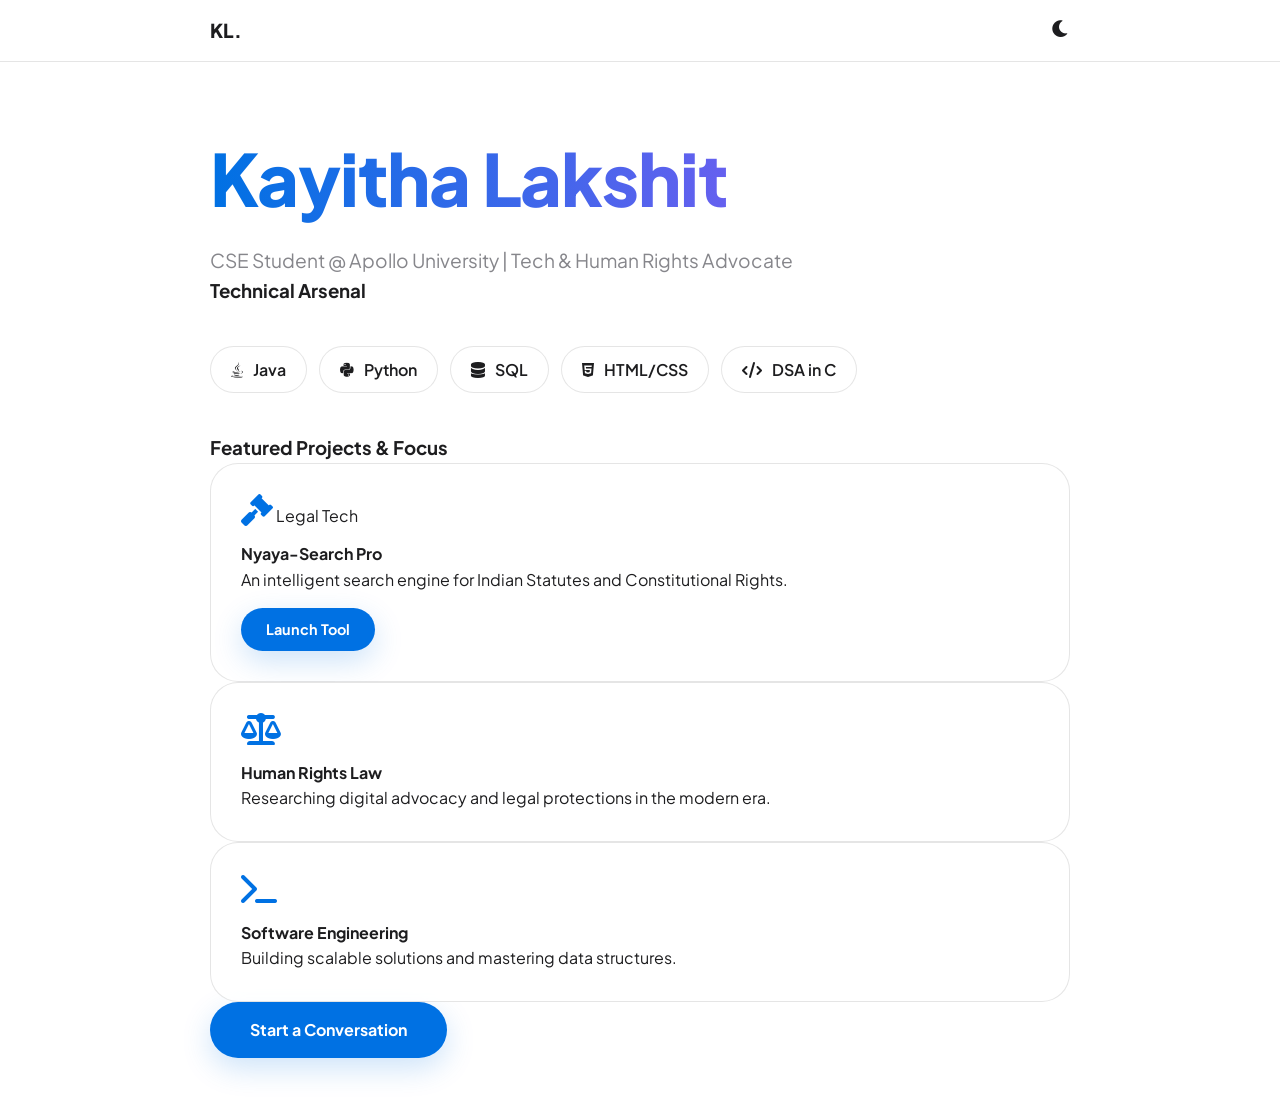
<file: index.html>
<!DOCTYPE html>
<html lang="en">
<head>
    <meta charset="UTF-8">
    <meta name="viewport" content="width=device-width, initial-scale=1.0">
    <title>Lakshit | Portfolio</title>
    <link href="https://fonts.googleapis.com/css2?family=Plus+Jakarta+Sans:wght@300;400;700&display=swap" rel="stylesheet">
    <link rel="stylesheet" href="https://cdnjs.cloudflare.com/ajax/libs/font-awesome/6.0.0/css/all.min.css">
    <link rel="stylesheet" href="style.css">
</head>
<body>

    <nav>
        <div class="nav-content">
            <span class="logo">KL.</span>
            <button id="theme-toggle"><i class="fas fa-moon"></i></button>
        </div>
    </nav>

    <main class="container">
        <section id="hero">
            <h1 class="gradient-text">Kayitha Lakshit</h1>
            <p class="subtitle">CSE Student @ Apollo University | Tech & Human Rights Advocate</p>
        </section>

        <section id="skills">
            <h3>Technical Arsenal</h3>
            <div class="skills-grid">
                <div class="skill-pill"><i class="fab fa-java"></i> Java</div>
                <div class="skill-pill"><i class="fab fa-python"></i> Python</div>
                <div class="skill-pill"><i class="fas fa-database"></i> SQL</div>
                <div class="skill-pill"><i class="fab fa-html5"></i> HTML/CSS</div>
                <div class="skill-pill"><i class="fas fa-code"></i> DSA in C</div>
            </div>
        </section>

        <section id="featured">
    <h3>Featured Projects & Focus</h3>
    
        <div class="glass-card">
    <i class="fas fa-gavel icon"></i>
    <span class="category-tag">Legal Tech</span>
    <h4>Nyaya-Search Pro</h4>
    <p>An intelligent search engine for Indian Statutes and Constitutional Rights.</p>
    <a href="legal.html" class="main-btn" style="padding: 10px 25px; margin-top: 15px; font-size: 0.9rem;">Launch Tool</a>
</div>
        <div class="glass-card">
            <i class="fas fa-scale-balanced icon"></i>
            <h4>Human Rights Law</h4>
            <p>Researching digital advocacy and legal protections in the modern era.</p>
        </div>

        <div class="glass-card">
            <i class="fas fa-terminal icon"></i>
            <h4>Software Engineering</h4>
            <p>Building scalable solutions and mastering data structures.</p>
        </div>
    </div>
</section>

        <section id="contact">
            <a href="mailto:kayithalakshit@gmail.com" class="main-btn">Start a Conversation</a>
        </section>
    </main>

    <script src="script.js"></script>
</body>
</html>
</file>
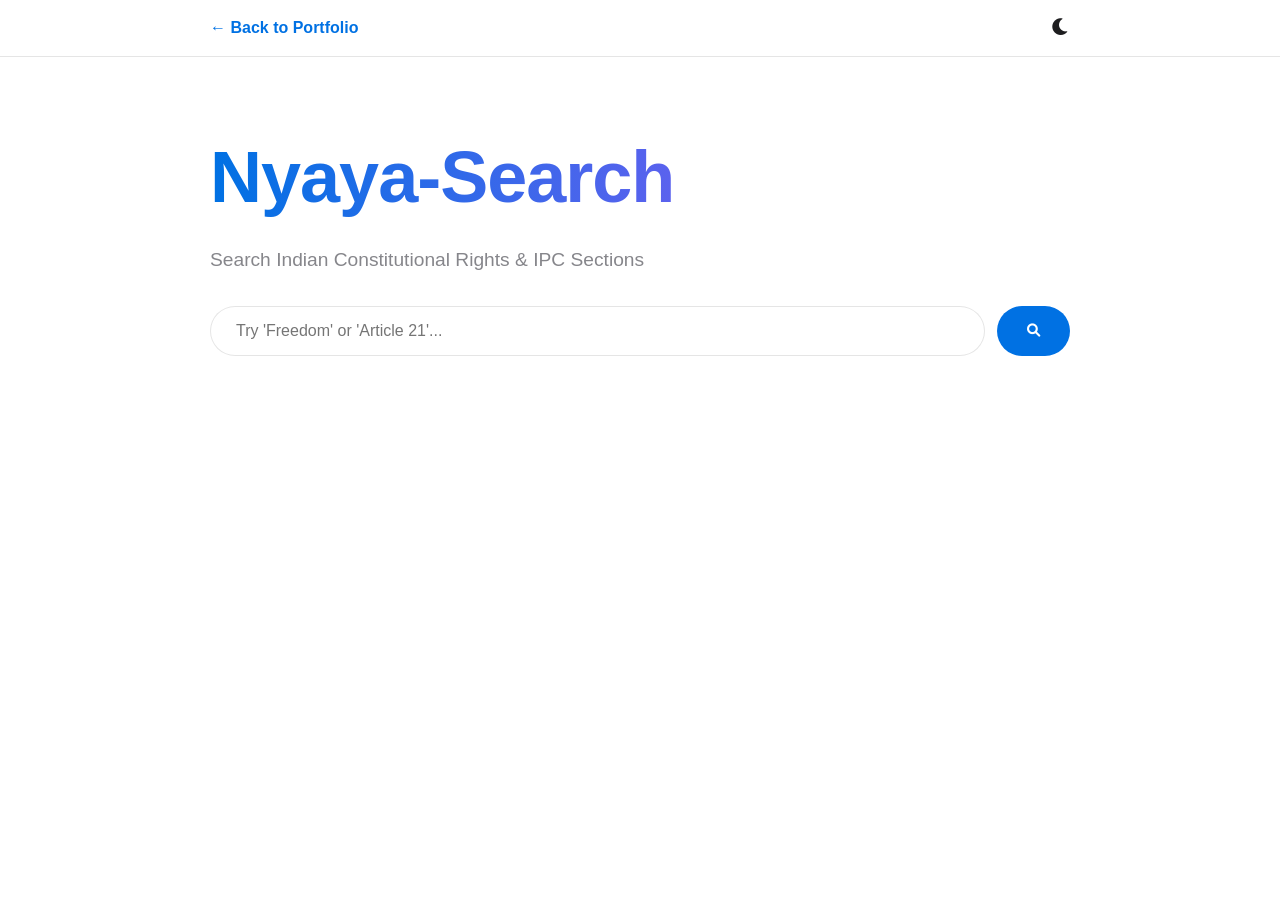
<file: legal.html>
<!DOCTYPE html>
<html lang="en">
<head>
    <meta charset="UTF-8">
    <title>Nyaya-Search | Legal Tech</title>
    <link rel="stylesheet" href="style.css">
    <link rel="stylesheet" href="https://cdnjs.cloudflare.com/ajax/libs/font-awesome/6.0.0/css/all.min.css">
</head>
<body>
    <nav>
    <div class="nav-content">
        <a href="index.html" style="color: var(--accent); text-decoration: none; font-weight: bold;">← Back to Portfolio</a>
        <button id="theme-toggle"><i class="fas fa-moon"></i></button>
    </div>
</nav>

<main class="container"> 
    <h1 class="gradient-text">Nyaya-Search</h1>
    <p class="subtitle">Search Indian Constitutional Rights & IPC Sections</p>
    
    <div class="search-box">
        <input type="text" id="legal-input" placeholder="Try 'Freedom' or 'Article 21'...">
        <button onclick="searchLaw()"><i class="fas fa-search"></i></button>
    </div>

    <div id="results-area" class="grid">
        </div>
</main>

    <script>
        const lawDatabase = [
            { id: "Art 14", title: "Equality before Law", desc: "The State shall not deny to any person equality before the law..." },
            { id: "Art 19", title: "Freedom of Speech", desc: "Protection of certain rights regarding freedom of speech..." },
            { id: "Art 21", title: "Right to Life", desc: "No person shall be deprived of his life or personal liberty..." },
            { id: "Art 21A", title: "Right to Education", desc: "The State shall provide free and compulsory education..." },
            { id: "Art 32", title: "Constitutional Remedies", desc: "The right to move the Supreme Court for enforcement..." },
            { id: "IPC 300", title: "Murder", desc: "Definition of murder and conditions under which homicide is murder." },
            { id: "IPC 378", title: "Theft", desc: "Intending to take dishonestly any movable property..." }
        ];

        function searchLaw() {
            const input = document.getElementById('legal-input').value.toLowerCase();
            const resultsArea = document.getElementById('results-area');
            resultsArea.innerHTML = ""; 

            const filtered = lawDatabase.filter(law => 
                law.title.toLowerCase().includes(input) || 
                law.id.toLowerCase().includes(input) ||
                law.desc.toLowerCase().includes(input)
            );

            if (filtered.length === 0) {
                resultsArea.innerHTML = "<p>No sections found. Try 'Article' or 'IPC'.</p>";
                return;
            }

            filtered.forEach(law => {
                resultsArea.innerHTML += `
                    <div class="glass-card">
                        <span class="tag">${law.id}</span>
                        <h4>${law.title}</h4>
                        <p>${law.desc}</p>
                    </div>
                `;
            });
        }
    </script>
</body>
</html>
</file>
<file: style.css>
/* 1. Global Reset & Base Styles */
* {
    box-sizing: border-box;
    margin: 0;
    padding: 0;
}

:root {
    --bg: #ffffff;
    --text: #1d1d1f;
    --accent: #0071e3;
    --card-bg: rgba(255, 255, 255, 0.7);
    --glass-border: rgba(0, 0, 0, 0.1);
}

.dark-theme {
    --bg: #000000;
    --text: #f5f5f7;
    --accent: #2997ff;
    --card-bg: rgba(28, 28, 30, 0.7);
    --glass-border: rgba(255, 255, 255, 0.1);
}

body {
    background-color: var(--bg);
    color: var(--text);
    font-family: 'Plus Jakarta Sans', sans-serif;
    line-height: 1.6;
    transition: background-color 0.4s ease, color 0.4s ease;
    overflow-x: hidden; /* Prevents accidental side-scrolling */
}

/* 2. Layout & Containers */
.container { 
    max-width: 900px; 
    margin: 0 auto; 
    padding: 120px 20px 60px 20px; 
}

/* 3. Navigation */
nav { 
    position: fixed; 
    top: 0; 
    width: 100%; 
    z-index: 1000; 
    backdrop-filter: blur(15px); 
    -webkit-backdrop-filter: blur(15px); /* Safari support */
    border-bottom: 1px solid var(--glass-border);
}

.nav-content { 
    max-width: 900px; 
    margin: 0 auto; 
    padding: 15px 20px; 
    display: flex; 
    justify-content: space-between; 
    align-items: center;
}

.logo {
    font-weight: 800;
    font-size: 1.2rem;
    color: var(--text);
}

#theme-toggle { 
    background: none; 
    border: none; 
    cursor: pointer; 
    color: var(--text); 
    font-size: 1.2rem; 
    transition: transform 0.3s ease;
}

#theme-toggle:hover { transform: scale(1.1); }

/* 4. Typography */
.gradient-text {
    font-size: clamp(2.5rem, 8vw, 4.5rem);
    font-weight: 800;
    background: linear-gradient(to right, var(--accent), #a855f7);
    -webkit-background-clip: text;
    background-clip: text;
    -webkit-text-fill-color: transparent;
    margin: 0;
    letter-spacing: -1px;
}

.subtitle { 
    font-size: 1.2rem; 
    color: #86868b; 
    margin-top: 10px; 
}

/* 5. Components & Grid */
.grid { 
    display: grid; 
    grid-template-columns: repeat(auto-fit, minmax(300px, 1fr)); 
    gap: 20px; 
    margin-top: 30px; 
}

.glass-card {
    background: var(--card-bg);
    backdrop-filter: blur(15px);
    -webkit-backdrop-filter: blur(15px);
    border: 1px solid var(--glass-border);
    padding: 30px;
    border-radius: 28px;
    transition: transform 0.3s ease, box-shadow 0.3s ease;
}

.glass-card:hover { 
    transform: translateY(-8px); 
    box-shadow: 0 15px 30px rgba(0,0,0,0.1);
}

.icon { font-size: 2rem; color: var(--accent); margin-bottom: 15px; }

/* 6. Search Box UI (Nyaya-Search Specific) */
.search-box {
    display: flex;
    gap: 12px;
    margin: 30px 0;
}

#legal-input {
    flex: 1;
    padding: 15px 25px;
    border-radius: 100px;
    border: 1px solid var(--glass-border);
    background: var(--card-bg);
    color: var(--text);
    font-size: 1rem;
    outline: none;
}

#legal-input:focus { border-color: var(--accent); }

.search-box button {
    background: var(--accent);
    color: white;
    border: none;
    padding: 15px 30px;
    border-radius: 100px;
    cursor: pointer;
    font-weight: bold;
}

/* 7. Skills Section */
.skills-grid { 
    display: flex; 
    flex-wrap: wrap; 
    gap: 12px; 
    margin: 40px 0; 
}

.skill-pill {
    padding: 10px 20px;
    background: var(--card-bg);
    border: 1px solid var(--glass-border);
    border-radius: 100px;
    font-weight: 600;
    display: flex;
    align-items: center;
    gap: 10px;
}

.main-btn {
    background: var(--accent);
    color: white !important;
    padding: 15px 40px;
    border-radius: 100px;
    text-decoration: none;
    font-weight: 700;
    display: inline-block;
    box-shadow: 0 10px 30px rgba(0, 113, 227, 0.2);
    transition: transform 0.3s ease;
}

.main-btn:hover { transform: scale(1.05); }

/* --- 8. MOBILE OPTIMIZATIONS --- */
@media (max-width: 600px) {
    .container {
        padding: 100px 15px 40px 15px;
    }

    .gradient-text {
        font-size: 2.2rem;
        line-height: 1.1;
    }

    .search-box {
        flex-direction: column;
        gap: 10px;
    }

    #legal-input, .search-box button {
        width: 100%;
        border-radius: 15px;
    }

    .grid {
        grid-template-columns: 1fr !important;
        gap: 15px;
    }

    .glass-card {
        padding: 20px;
    }

    .skills-grid {
        justify-content: center;
    }

    .skill-pill {
        font-size: 0.8rem;
        padding: 8px 15px;
    }
}
</file>
